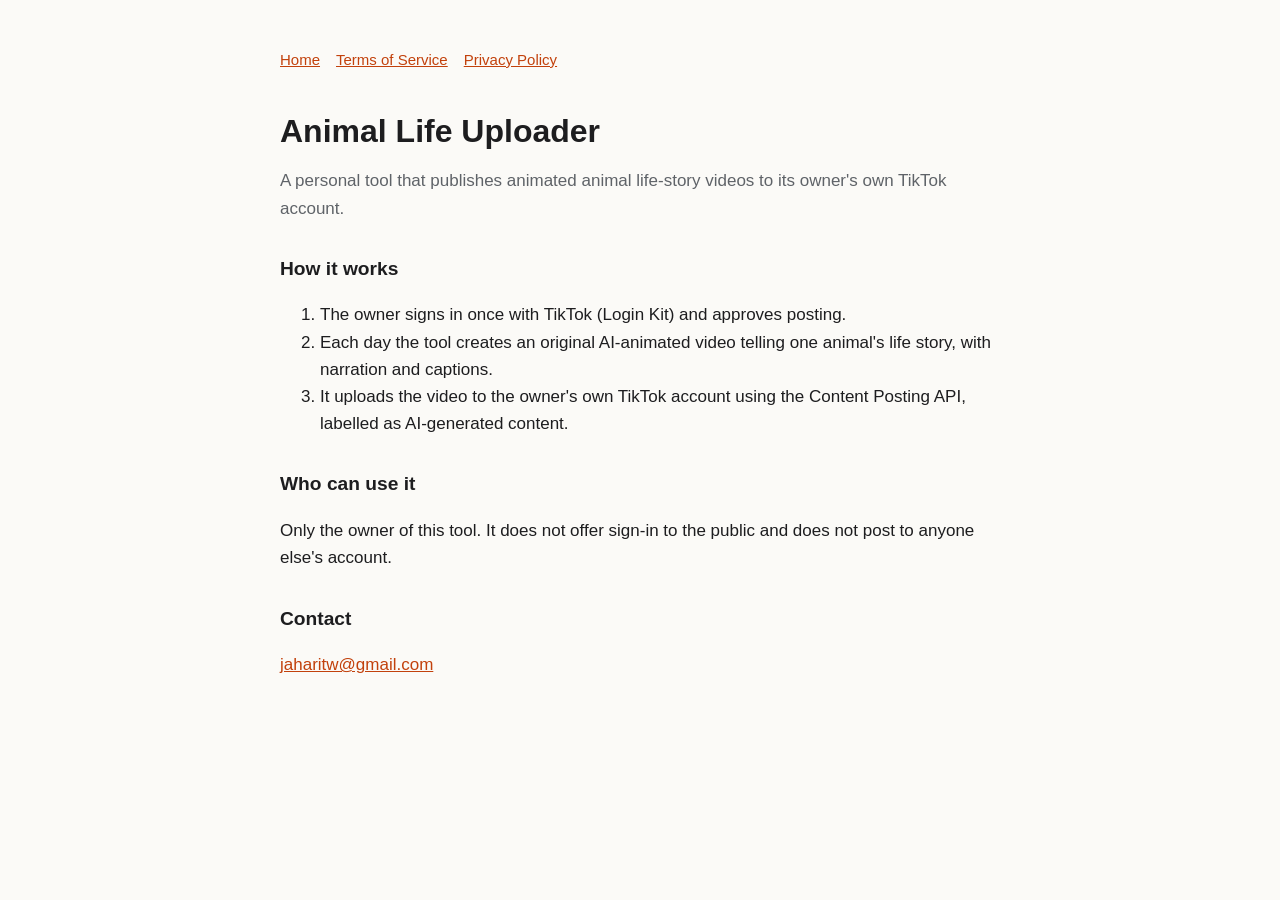
<file: index.html>
<!doctype html><html lang="en"><head><meta charset="utf-8"><meta name="viewport" content="width=device-width,initial-scale=1"><link rel="stylesheet" href="style.css"><title>Animal Life Uploader</title></head><body><main><nav><a href="index.html">Home</a><a href="terms.html">Terms of Service</a><a href="privacy.html">Privacy Policy</a></nav>
<h1>Animal Life Uploader</h1>
<p class="muted">A personal tool that publishes animated animal life-story videos to its owner's own TikTok account.</p>
<h2>How it works</h2>
<ol>
<li>The owner signs in once with TikTok (Login Kit) and approves posting.</li>
<li>Each day the tool creates an original AI-animated video telling one animal's life story, with narration and captions.</li>
<li>It uploads the video to the owner's own TikTok account using the Content Posting API, labelled as AI-generated content.</li>
</ol>
<h2>Who can use it</h2>
<p>Only the owner of this tool. It does not offer sign-in to the public and does not post to anyone else's account.</p>
<h2>Contact</h2>
<p><a href="mailto:jaharitw@gmail.com">jaharitw@gmail.com</a></p>
</main></body></html>
</file>
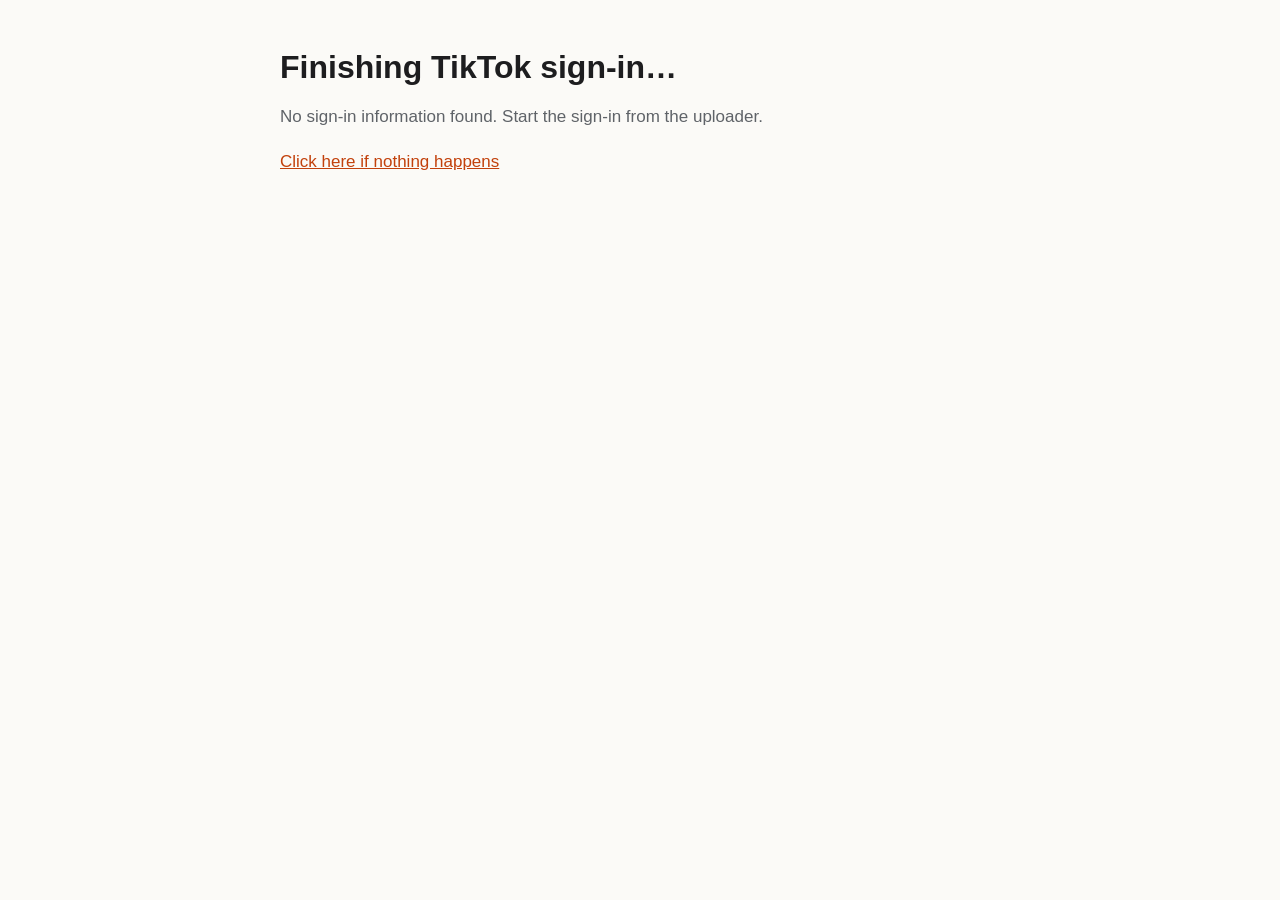
<file: callback.html>
<!doctype html><html lang="en"><head><meta charset="utf-8"><meta name="viewport" content="width=device-width,initial-scale=1">
<link rel="stylesheet" href="style.css"><title>Connecting to TikTok</title></head><body><main>
<h1>Finishing TikTok sign-in…</h1>
<p id="msg" class="muted">Passing the sign-in back to the uploader on this computer.</p>
<p><a id="go" href="#">Click here if nothing happens</a></p>
<script>
  // TikTok sends the user here (an https page it accepts); hand the query string to the local uploader.
  var target = "http://localhost:3455/callback/" + window.location.search;
  document.getElementById("go").href = target;
  if (window.location.search.indexOf("code=") !== -1 || window.location.search.indexOf("error=") !== -1) {
    window.location.replace(target);
  } else {
    document.getElementById("msg").textContent = "No sign-in information found. Start the sign-in from the uploader.";
  }
</script>
</main></body></html>
</file>
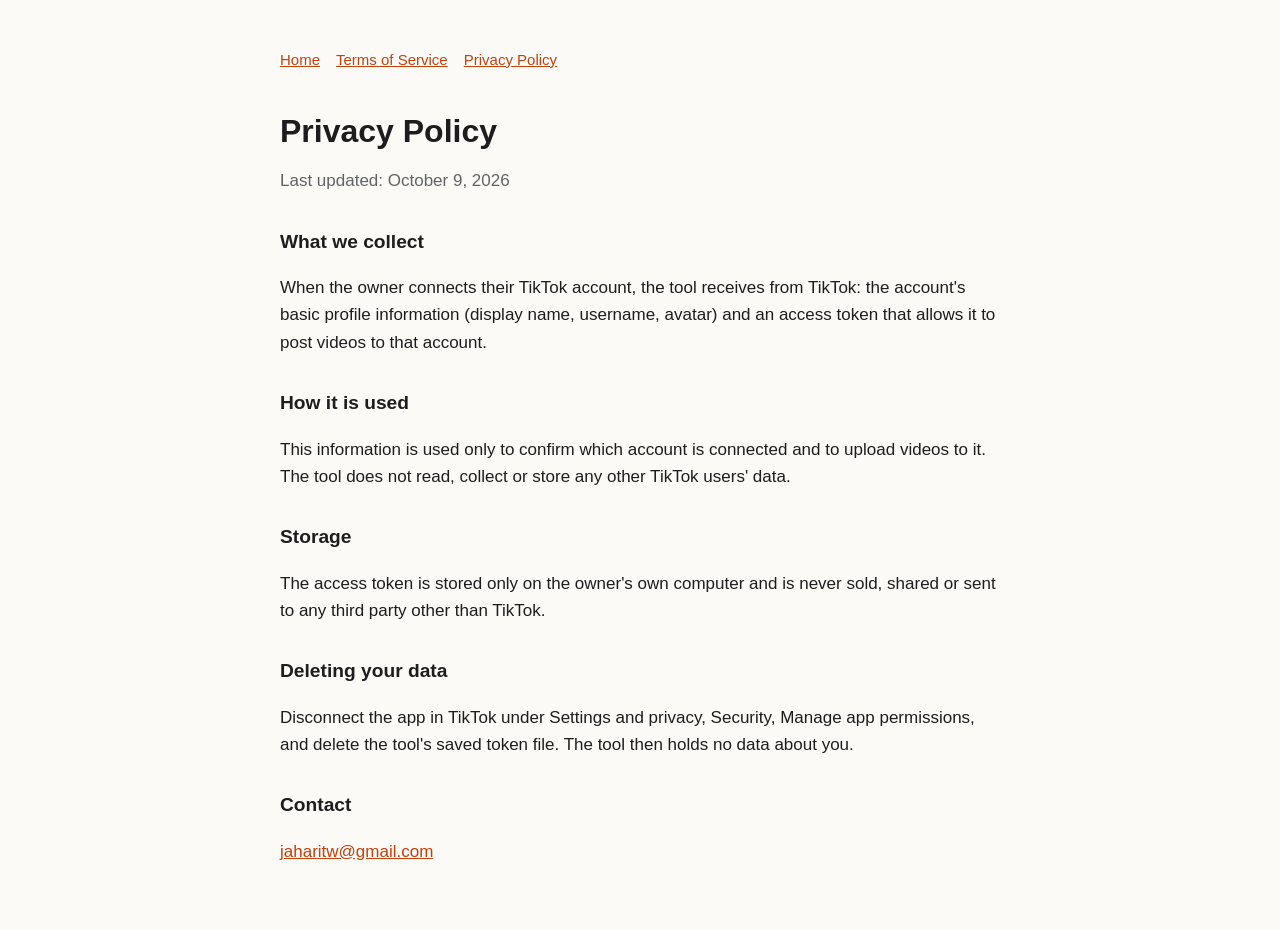
<file: privacy.html>
<!doctype html><html lang="en"><head><meta charset="utf-8"><meta name="viewport" content="width=device-width,initial-scale=1"><link rel="stylesheet" href="style.css"><title>Privacy Policy</title></head><body><main><nav><a href="index.html">Home</a><a href="terms.html">Terms of Service</a><a href="privacy.html">Privacy Policy</a></nav>
<h1>Privacy Policy</h1><p class="muted">Last updated: October 9, 2026</p>
<h2>What we collect</h2>
<p>When the owner connects their TikTok account, the tool receives from TikTok: the account's basic profile information (display name, username, avatar) and an access token that allows it to post videos to that account.</p>
<h2>How it is used</h2>
<p>This information is used only to confirm which account is connected and to upload videos to it. The tool does not read, collect or store any other TikTok users' data.</p>
<h2>Storage</h2>
<p>The access token is stored only on the owner's own computer and is never sold, shared or sent to any third party other than TikTok.</p>
<h2>Deleting your data</h2>
<p>Disconnect the app in TikTok under Settings and privacy, Security, Manage app permissions, and delete the tool's saved token file. The tool then holds no data about you.</p>
<h2>Contact</h2><p><a href="mailto:jaharitw@gmail.com">jaharitw@gmail.com</a></p>
</main></body></html>
</file>
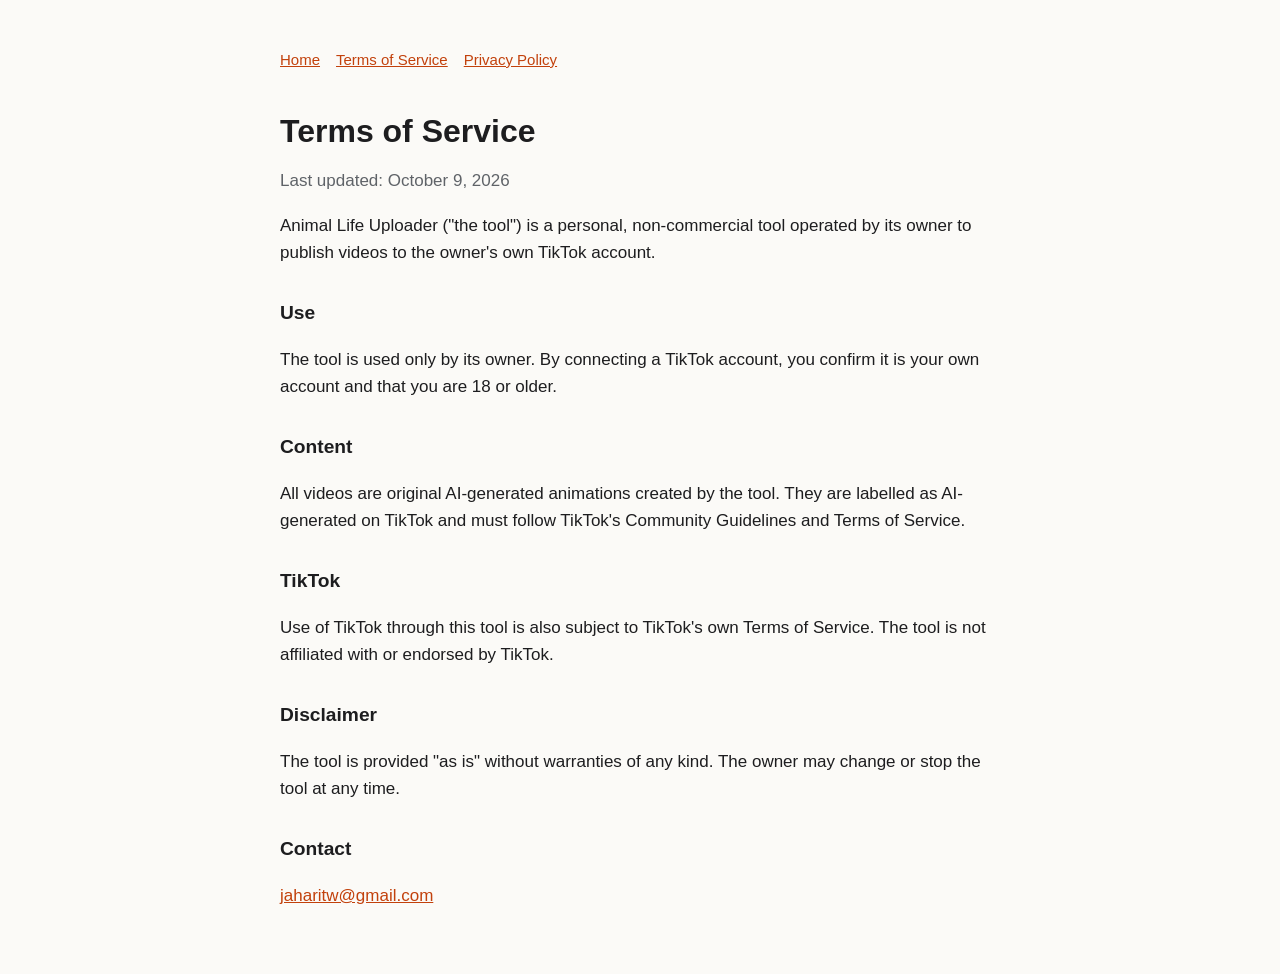
<file: terms.html>
<!doctype html><html lang="en"><head><meta charset="utf-8"><meta name="viewport" content="width=device-width,initial-scale=1"><link rel="stylesheet" href="style.css"><title>Terms of Service</title></head><body><main><nav><a href="index.html">Home</a><a href="terms.html">Terms of Service</a><a href="privacy.html">Privacy Policy</a></nav>
<h1>Terms of Service</h1><p class="muted">Last updated: October 9, 2026</p>
<p>Animal Life Uploader ("the tool") is a personal, non-commercial tool operated by its owner to publish videos to the owner's own TikTok account.</p>
<h2>Use</h2>
<p>The tool is used only by its owner. By connecting a TikTok account, you confirm it is your own account and that you are 18 or older.</p>
<h2>Content</h2>
<p>All videos are original AI-generated animations created by the tool. They are labelled as AI-generated on TikTok and must follow TikTok's Community Guidelines and Terms of Service.</p>
<h2>TikTok</h2>
<p>Use of TikTok through this tool is also subject to TikTok's own Terms of Service. The tool is not affiliated with or endorsed by TikTok.</p>
<h2>Disclaimer</h2>
<p>The tool is provided "as is" without warranties of any kind. The owner may change or stop the tool at any time.</p>
<h2>Contact</h2><p><a href="mailto:jaharitw@gmail.com">jaharitw@gmail.com</a></p>
</main></body></html>
</file>
<file: style.css>
:root{--bg:#fbfaf7;--fg:#1d1d1f;--muted:#5f6368;--accent:#c2410c}
@media (prefers-color-scheme:dark){:root{--bg:#141414;--fg:#ececec;--muted:#a0a0a0;--accent:#fb923c}}
body{margin:0;background:var(--bg);color:var(--fg);font:17px/1.6 -apple-system,BlinkMacSystemFont,"Segoe UI",sans-serif}
main{max-width:720px;margin:0 auto;padding:48px 16px}
h1{font-size:2rem;line-height:1.2;margin:0 0 8px}h2{font-size:1.2rem;margin-top:32px}
p,li{color:var(--fg)}small,.muted{color:var(--muted)}a{color:var(--accent)}
nav{display:flex;gap:16px;margin-bottom:40px;font-size:15px}
</file>
